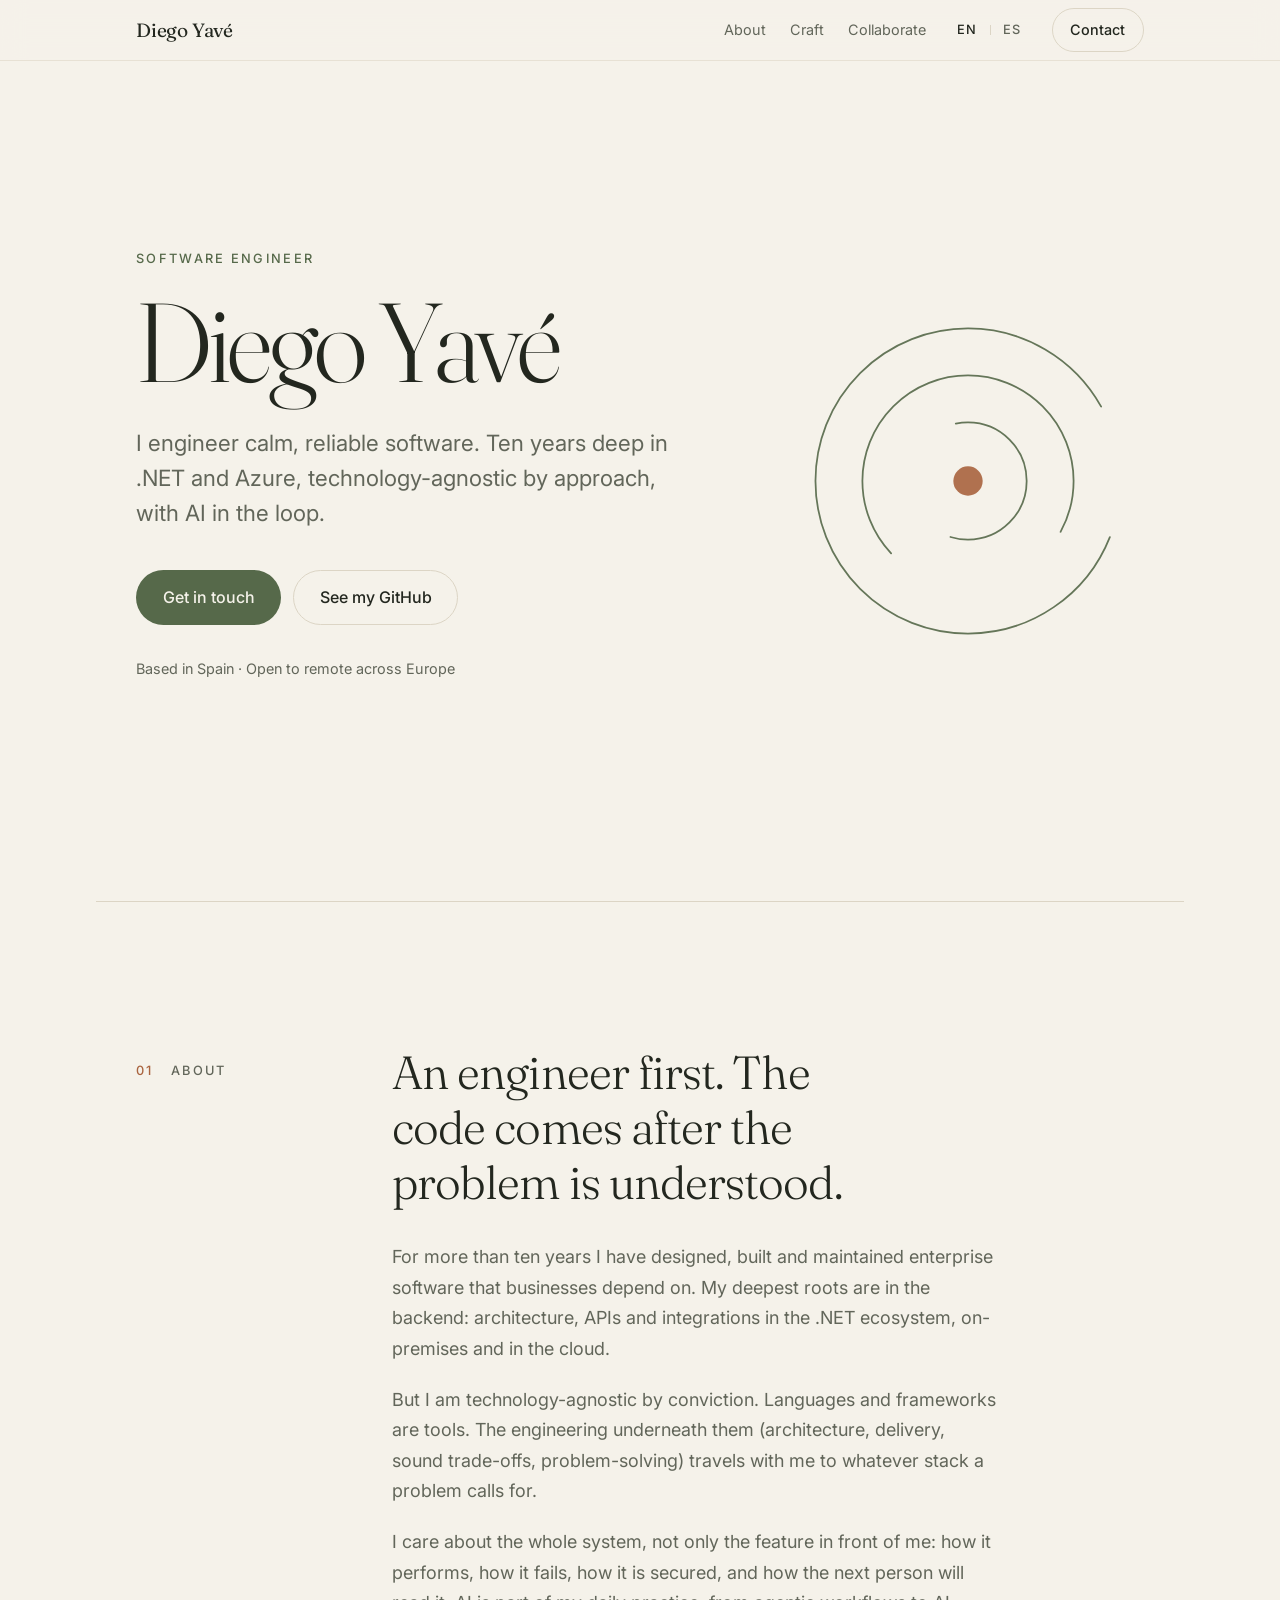
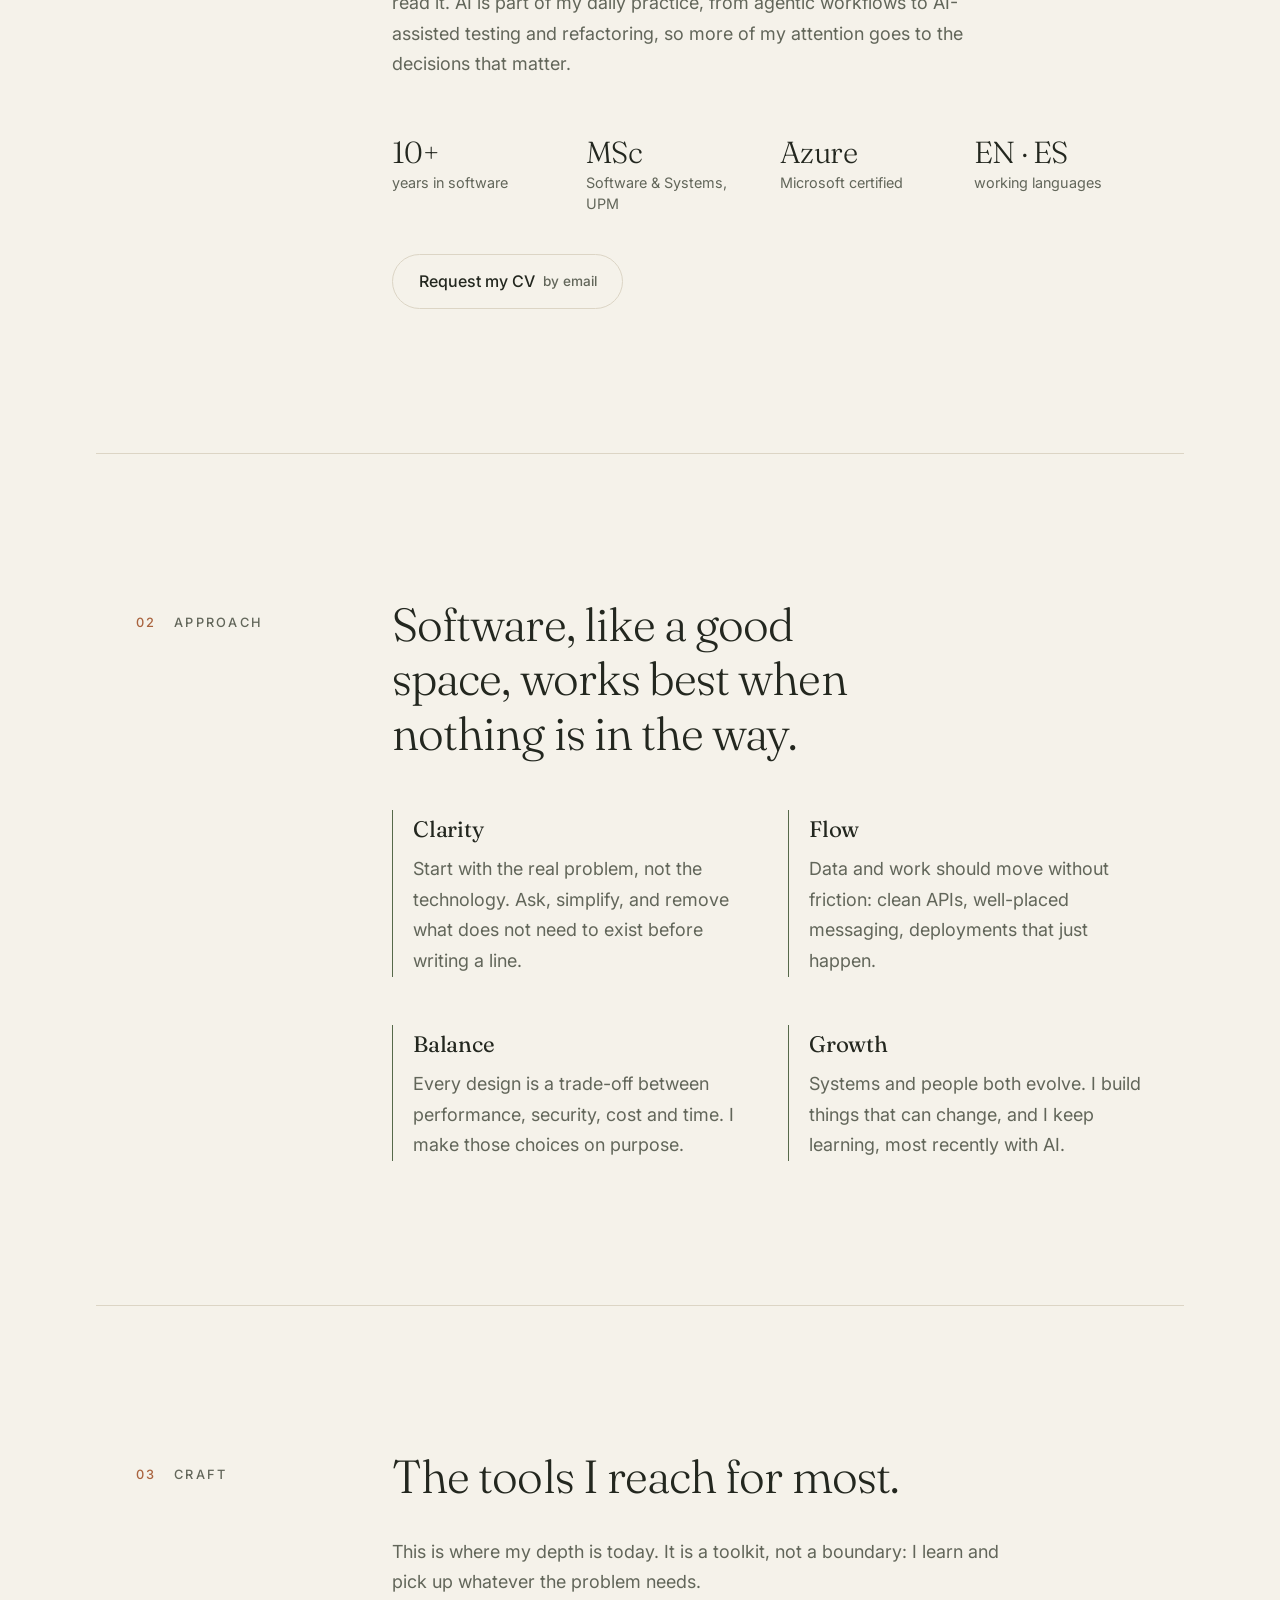
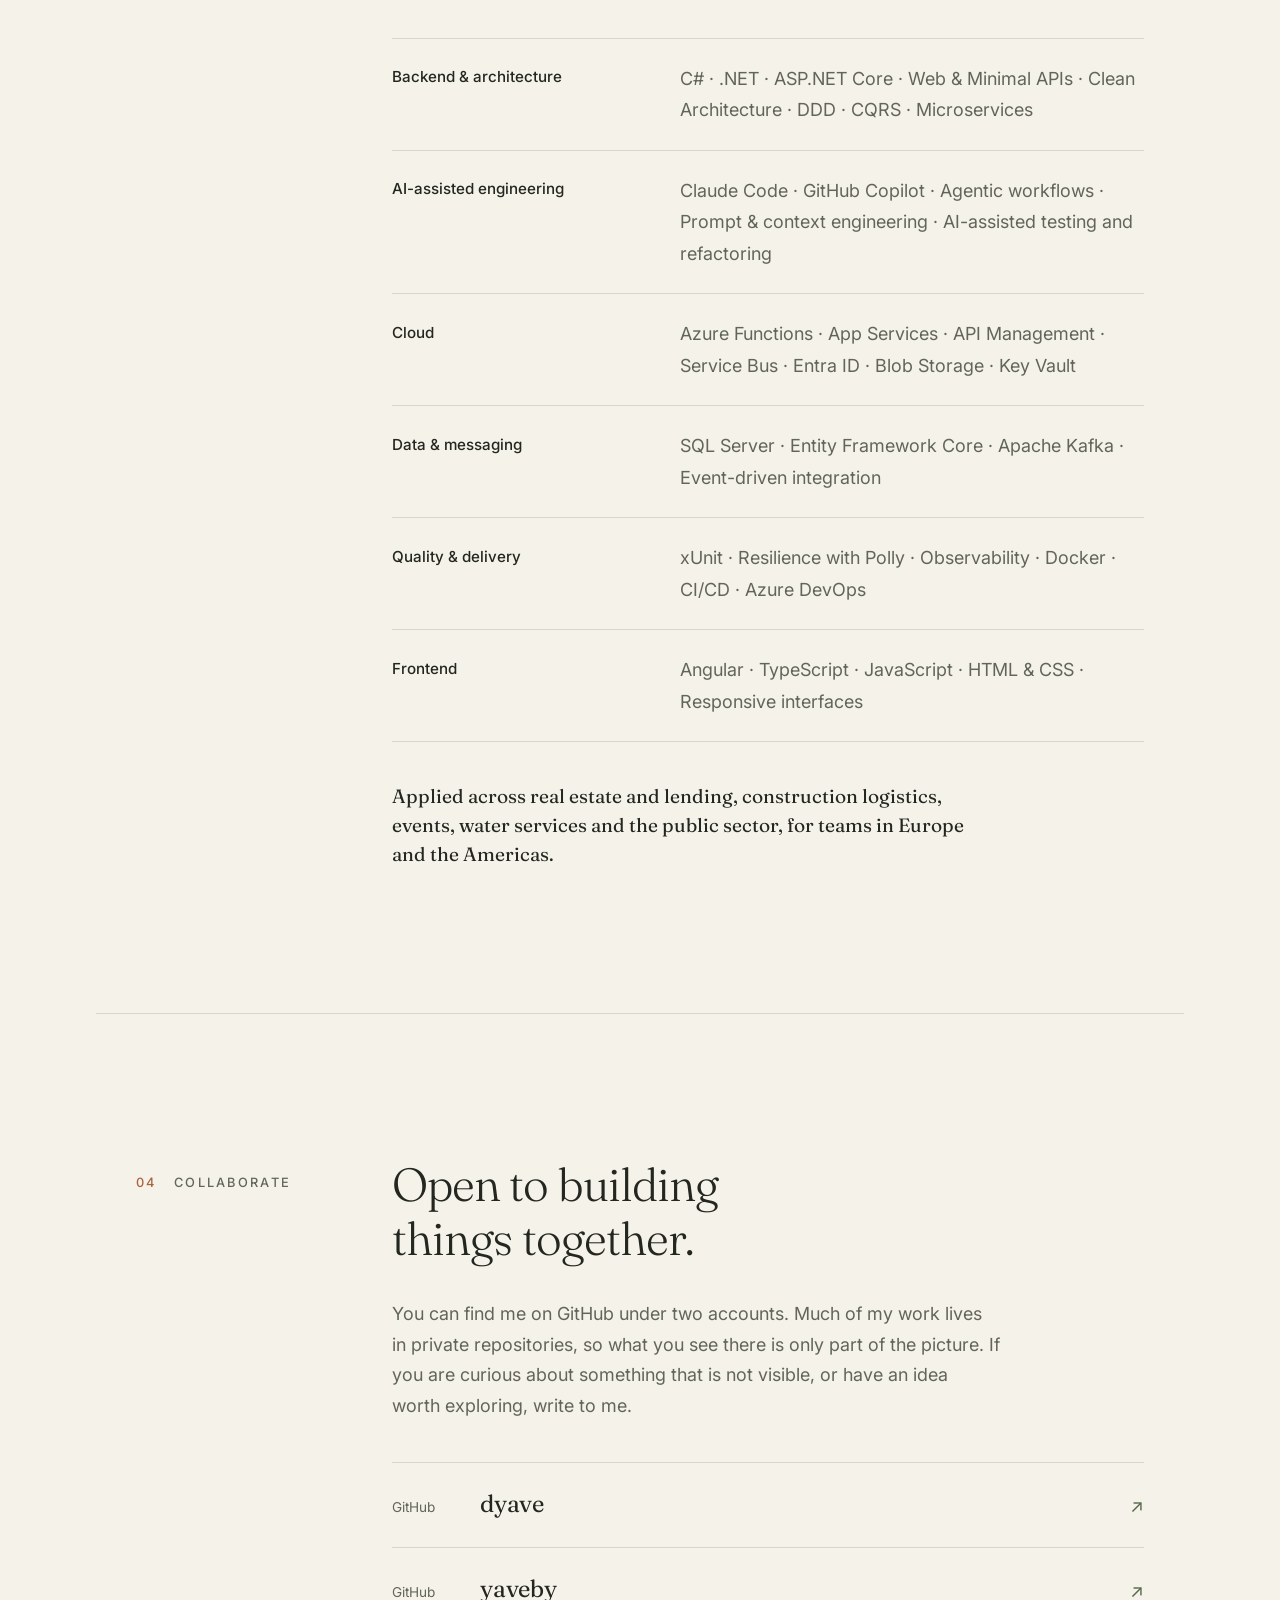
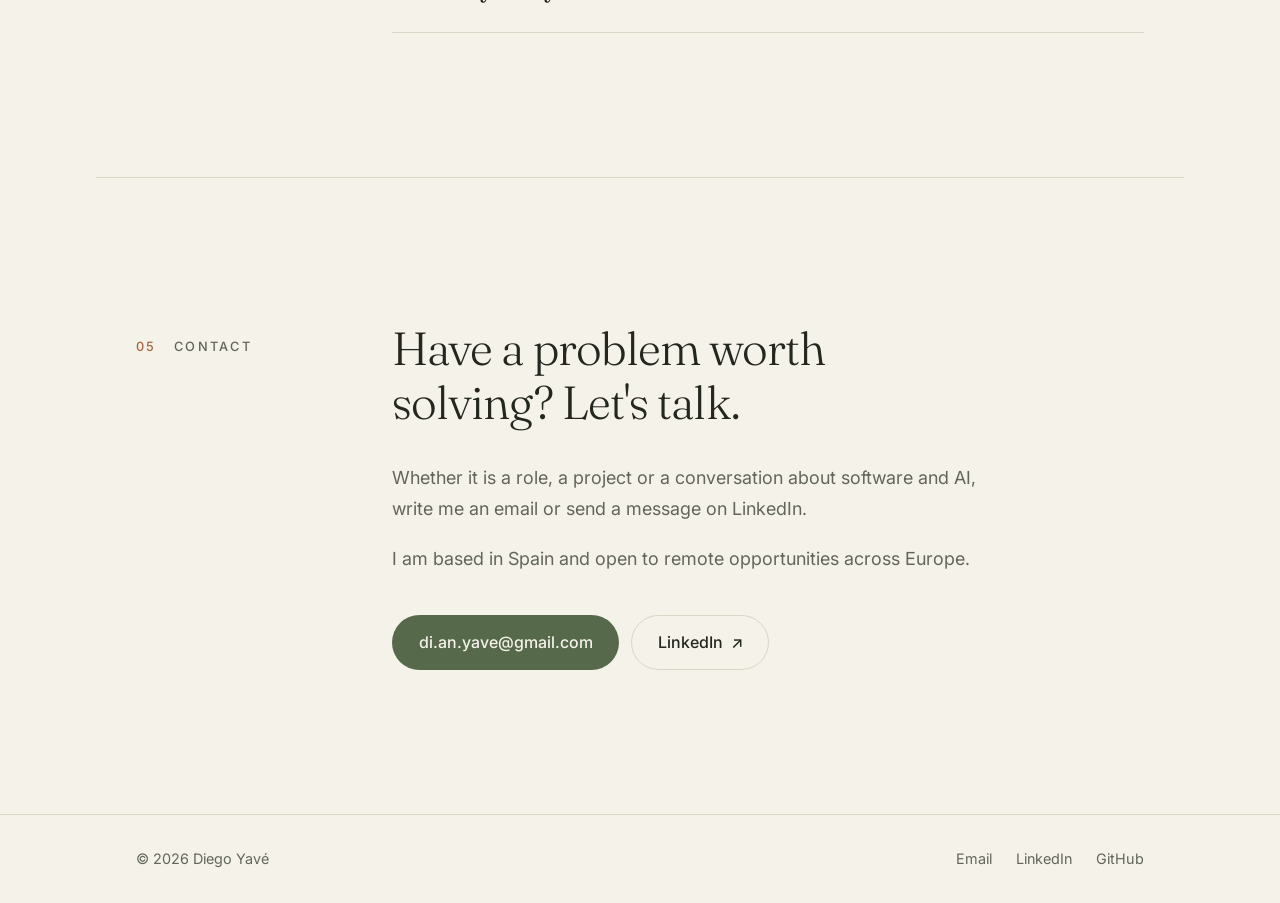
<file: index.html>
<!doctype html>
<html lang="en">
<head>
  <meta charset="utf-8">
  <meta name="viewport" content="width=device-width, initial-scale=1, viewport-fit=cover">
  <title>Diego Yavé — Software Engineer</title>
  <meta name="description" content="Diego Yavé is a software engineer with 10+ years of experience: deep in .NET and Azure, technology-agnostic by approach, with AI woven into the way he works.">
  <meta name="author" content="Diego Yavé">
  <meta name="theme-color" content="#f5f2ea" media="(prefers-color-scheme: light)">
  <meta name="theme-color" content="#171a15" media="(prefers-color-scheme: dark)">
  <link rel="canonical" href="https://yaveby.github.io/">
  <link rel="alternate" hreflang="en" href="https://yaveby.github.io/">
  <link rel="alternate" hreflang="es" href="https://yaveby.github.io/es/">
  <link rel="alternate" hreflang="x-default" href="https://yaveby.github.io/">

  <meta property="og:type" content="website">
  <meta property="og:locale" content="en_GB">
  <meta property="og:locale:alternate" content="es_ES">
  <meta property="og:url" content="https://yaveby.github.io/">
  <meta property="og:title" content="Diego Yavé — Software Engineer">
  <meta property="og:description" content="Calm, reliable software. Ten years deep in .NET and Azure, technology-agnostic by approach, with AI in the loop.">
  <meta name="twitter:card" content="summary">

  <link rel="icon" href="favicon.svg" type="image/svg+xml">
  <link rel="preconnect" href="https://fonts.googleapis.com">
  <link rel="preconnect" href="https://fonts.gstatic.com" crossorigin>
  <link rel="stylesheet" href="https://fonts.googleapis.com/css2?family=Fraunces:opsz,wght@9..144,300..500&family=Inter:wght@400;500&display=swap">
  <link rel="stylesheet" href="styles.css">
  <script>document.documentElement.classList.add('js');</script>
</head>
<body>
  <a class="skip" href="#main">Skip to content</a>

  <header class="site-header">
    <div class="wrap bar">
      <a class="wordmark" href="#top" aria-label="Diego Yavé, back to top">Diego Yavé</a>
      <nav aria-label="Sections">
        <a class="nav-link" href="#about">About</a>
        <a class="nav-link" href="#craft">Craft</a>
        <a class="nav-link" href="#collaborate">Collaborate</a>
        <span class="lang" role="group" aria-label="Language">
          <span aria-current="true">EN</span>
          <a href="es/" lang="es" hreflang="es" aria-label="Versión en español">ES</a>
        </span>
        <a class="nav-cta" href="#contact">Contact</a>
      </nav>
    </div>
  </header>

  <main id="main">
    <!-- Hero -->
    <section class="hero wrap" id="top">
      <svg class="emblem" viewBox="0 0 120 120" aria-hidden="true" focusable="false">
        <circle cx="60" cy="60" r="52" pathLength="100" stroke-dasharray="86 14" stroke-dashoffset="-6"/>
        <circle cx="60" cy="60" r="36" pathLength="100" stroke-dasharray="70 30" stroke-dashoffset="-38"/>
        <circle cx="60" cy="60" r="20" pathLength="100" stroke-dasharray="58 42" stroke-dashoffset="-72"/>
        <circle class="seed" cx="60" cy="60" r="5"/>
      </svg>
      <p class="eyebrow">Software Engineer</p>
      <h1>Diego Yavé</h1>
      <p class="lede">
        I engineer calm, reliable software. Ten years deep in .NET and Azure,
        technology-agnostic by approach, with AI in the loop.
      </p>
      <div class="actions">
        <a class="btn btn-solid" href="#contact">Get in touch</a>
        <a class="btn btn-quiet" href="#collaborate">See my GitHub</a>
      </div>
      <p class="meta">Based in Spain · Open to remote across Europe</p>
    </section>

    <!-- About -->
    <section class="section wrap" id="about">
      <p class="label reveal"><span>01</span> About</p>
      <div class="body">
        <h2 class="reveal">An engineer first. The code comes after the problem is understood.</h2>
        <p class="reveal">
          For more than ten years I have designed, built and maintained enterprise software that businesses depend on.
          My deepest roots are in the backend: architecture, APIs and integrations in the .NET ecosystem,
          on-premises and in the cloud.
        </p>
        <p class="reveal">
          But I am technology-agnostic by conviction. Languages and frameworks are tools. The engineering
          underneath them (architecture, delivery, sound trade-offs, problem-solving) travels with me
          to whatever stack a problem calls for.
        </p>
        <p class="reveal">
          I care about the whole system, not only the feature in front of me: how it performs, how it fails,
          how it is secured, and how the next person will read it. AI is part of my daily practice, from
          agentic workflows to AI-assisted testing and refactoring, so more of my attention goes to the
          decisions that matter.
        </p>
        <ul class="facts reveal">
          <li><strong>10+</strong><span>years in software</span></li>
          <li><strong>MSc</strong><span>Software &amp; Systems, UPM</span></li>
          <li><strong>Azure</strong><span>Microsoft certified</span></li>
          <li><strong>EN · ES</strong><span>working languages</span></li>
        </ul>
        <div class="actions reveal">
          <a class="btn btn-quiet" href="mailto:di.an.yave@gmail.com?subject=CV%20request&amp;body=Hi%20Diego%2C%0A%0ACould%20you%20send%20me%20your%20CV%3F%0A">Request my CV <span class="btn-sub">by email</span></a>
        </div>
      </div>
    </section>

    <!-- Principles -->
    <section class="section wrap" id="approach">
      <p class="label reveal"><span>02</span> Approach</p>
      <div class="body">
        <h2 class="reveal">Software, like a good space, works best when nothing is in the way.</h2>
        <ol class="principles">
          <li class="reveal">
            <h3>Clarity</h3>
            <p>Start with the real problem, not the technology. Ask, simplify, and remove what does not need to exist before writing a line.</p>
          </li>
          <li class="reveal">
            <h3>Flow</h3>
            <p>Data and work should move without friction: clean APIs, well-placed messaging, deployments that just happen.</p>
          </li>
          <li class="reveal">
            <h3>Balance</h3>
            <p>Every design is a trade-off between performance, security, cost and time. I make those choices on purpose.</p>
          </li>
          <li class="reveal">
            <h3>Growth</h3>
            <p>Systems and people both evolve. I build things that can change, and I keep learning, most recently with AI.</p>
          </li>
        </ol>
      </div>
    </section>

    <!-- Craft -->
    <section class="section wrap" id="craft">
      <p class="label reveal"><span>03</span> Craft</p>
      <div class="body">
        <h2 class="reveal">The tools I reach for most.</h2>
        <p class="reveal">
          This is where my depth is today. It is a toolkit, not a boundary:
          I learn and pick up whatever the problem needs.
        </p>
        <dl class="craft">
          <div class="reveal">
            <dt>Backend &amp; architecture</dt>
            <dd>C# · .NET · ASP.NET Core · Web &amp; Minimal APIs · Clean Architecture · DDD · CQRS · Microservices</dd>
          </div>
          <div class="reveal">
            <dt>AI-assisted engineering</dt>
            <dd>Claude Code · GitHub Copilot · Agentic workflows · Prompt &amp; context engineering · AI-assisted testing and refactoring</dd>
          </div>
          <div class="reveal">
            <dt>Cloud</dt>
            <dd>Azure Functions · App Services · API Management · Service Bus · Entra ID · Blob Storage · Key Vault</dd>
          </div>
          <div class="reveal">
            <dt>Data &amp; messaging</dt>
            <dd>SQL Server · Entity Framework Core · Apache Kafka · Event-driven integration</dd>
          </div>
          <div class="reveal">
            <dt>Quality &amp; delivery</dt>
            <dd>xUnit · Resilience with Polly · Observability · Docker · CI/CD · Azure DevOps</dd>
          </div>
          <div class="reveal">
            <dt>Frontend</dt>
            <dd>Angular · TypeScript · JavaScript · HTML &amp; CSS · Responsive interfaces</dd>
          </div>
        </dl>

        <p class="note reveal">
          Applied across real estate and lending, construction logistics, events,
          water services and the public sector, for teams in Europe and the Americas.
        </p>
      </div>
    </section>

    <!-- Collaborate -->
    <section class="section wrap" id="collaborate">
      <p class="label reveal"><span>04</span> Collaborate</p>
      <div class="body">
        <h2 class="reveal">Open to building things together.</h2>
        <p class="reveal">
          You can find me on GitHub under two accounts. Much of my work lives in private repositories,
          so what you see there is only part of the picture. If you are curious about something that
          is not visible, or have an idea worth exploring, write to me.
        </p>
        <ul class="links reveal">
          <li>
            <a href="https://github.com/dyave" target="_blank" rel="noopener">
              <span class="links-k">GitHub</span>
              <span class="links-v">dyave</span>
              <span class="arrow" aria-hidden="true">↗</span>
            </a>
          </li>
          <li>
            <a href="https://github.com/yaveby" target="_blank" rel="noopener">
              <span class="links-k">GitHub</span>
              <span class="links-v">yaveby</span>
              <span class="arrow" aria-hidden="true">↗</span>
            </a>
          </li>
        </ul>
      </div>
    </section>

    <!-- Contact -->
    <section class="section wrap contact" id="contact">
      <p class="label reveal"><span>05</span> Contact</p>
      <div class="body">
        <h2 class="reveal">Have a problem worth solving? Let's talk.</h2>
        <p class="reveal">
          Whether it is a role, a project or a conversation about software and AI,
          write me an email or send a message on LinkedIn.
        </p>
        <p class="reveal">
          I am based in Spain and open to remote opportunities across Europe.
        </p>
        <div class="actions reveal">
          <a class="btn btn-solid" href="mailto:di.an.yave@gmail.com">di.an.yave@gmail.com</a>
          <a class="btn btn-quiet" href="https://www.linkedin.com/in/diego-yave/" target="_blank" rel="noopener">LinkedIn <span aria-hidden="true">↗</span></a>
        </div>
      </div>
    </section>
  </main>

  <footer class="site-footer">
    <div class="wrap foot">
      <p>© 2026 Diego Yavé</p>
      <p>
        <a href="mailto:di.an.yave@gmail.com">Email</a>
        <a href="https://www.linkedin.com/in/diego-yave/" target="_blank" rel="noopener">LinkedIn</a>
        <a href="https://github.com/dyave" target="_blank" rel="noopener">GitHub</a>
      </p>
    </div>
  </footer>

  <script src="script.js" defer></script>
</body>
</html>
</file>
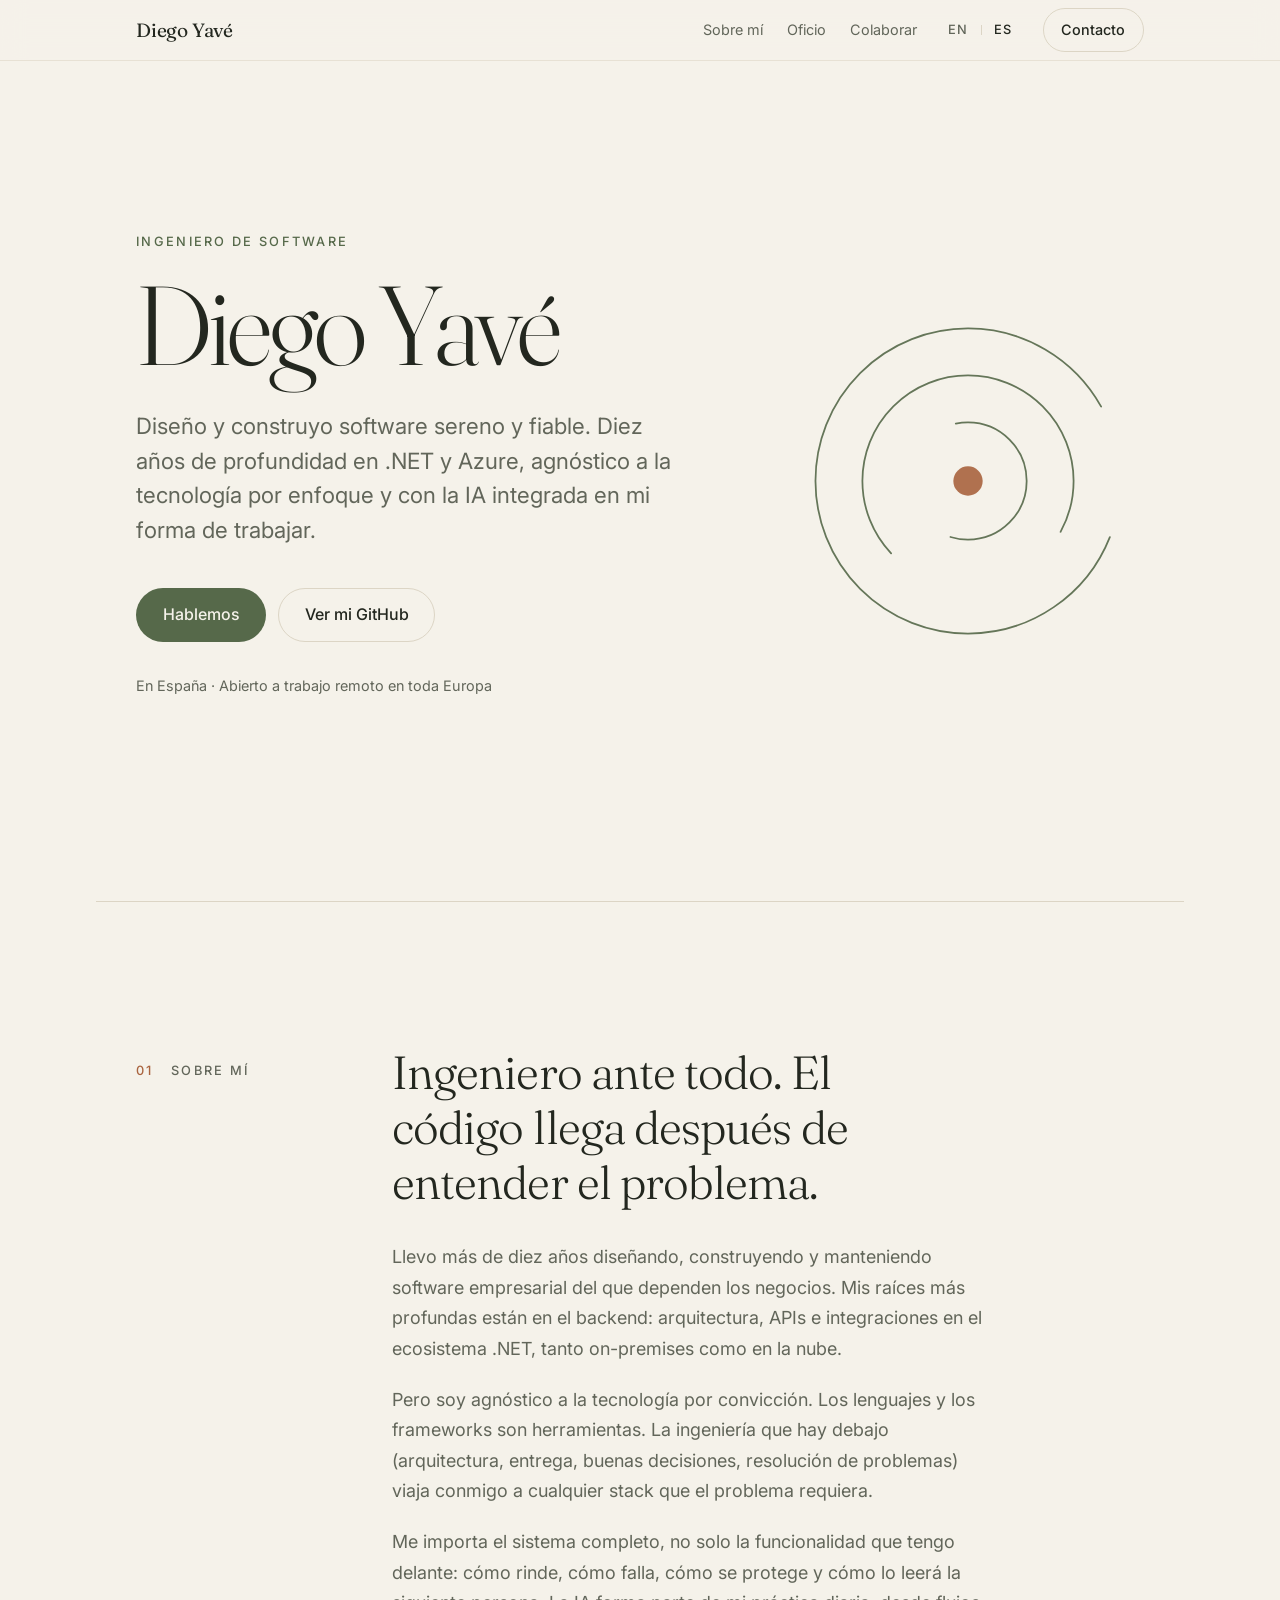
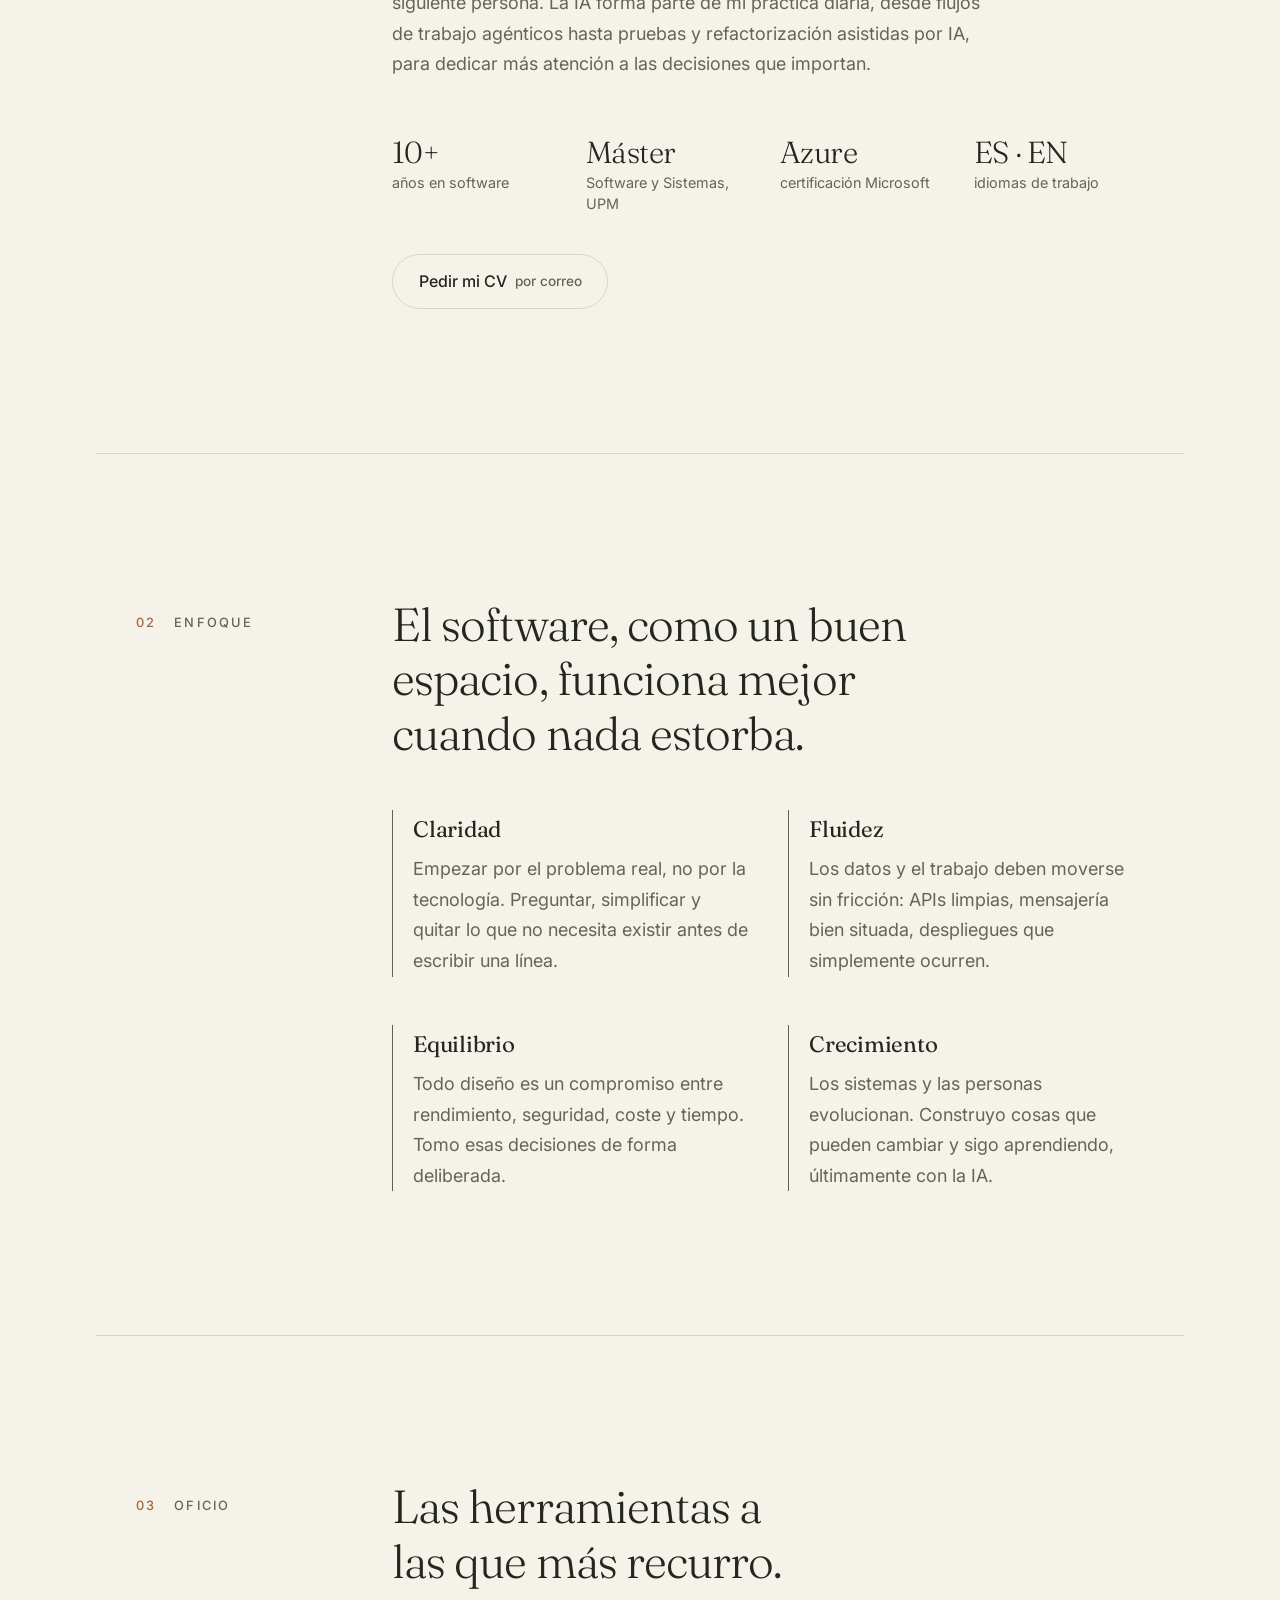
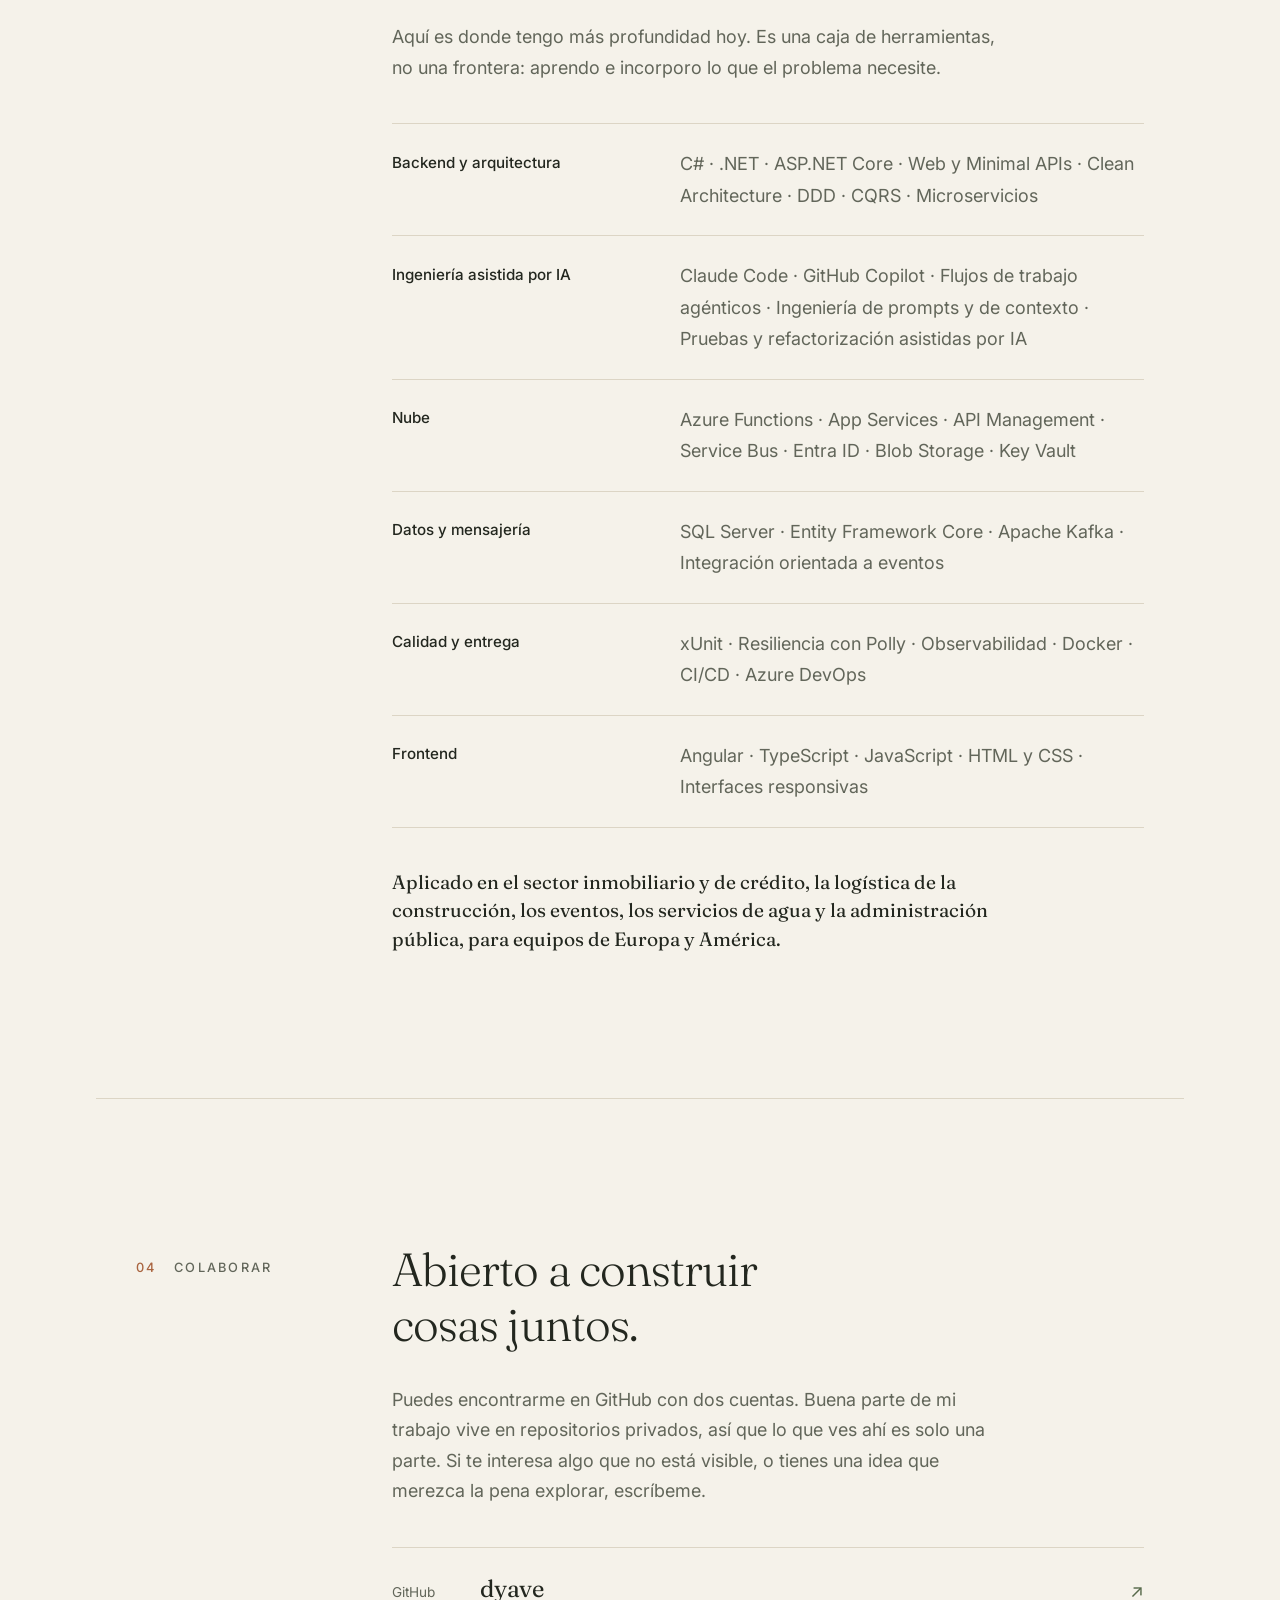
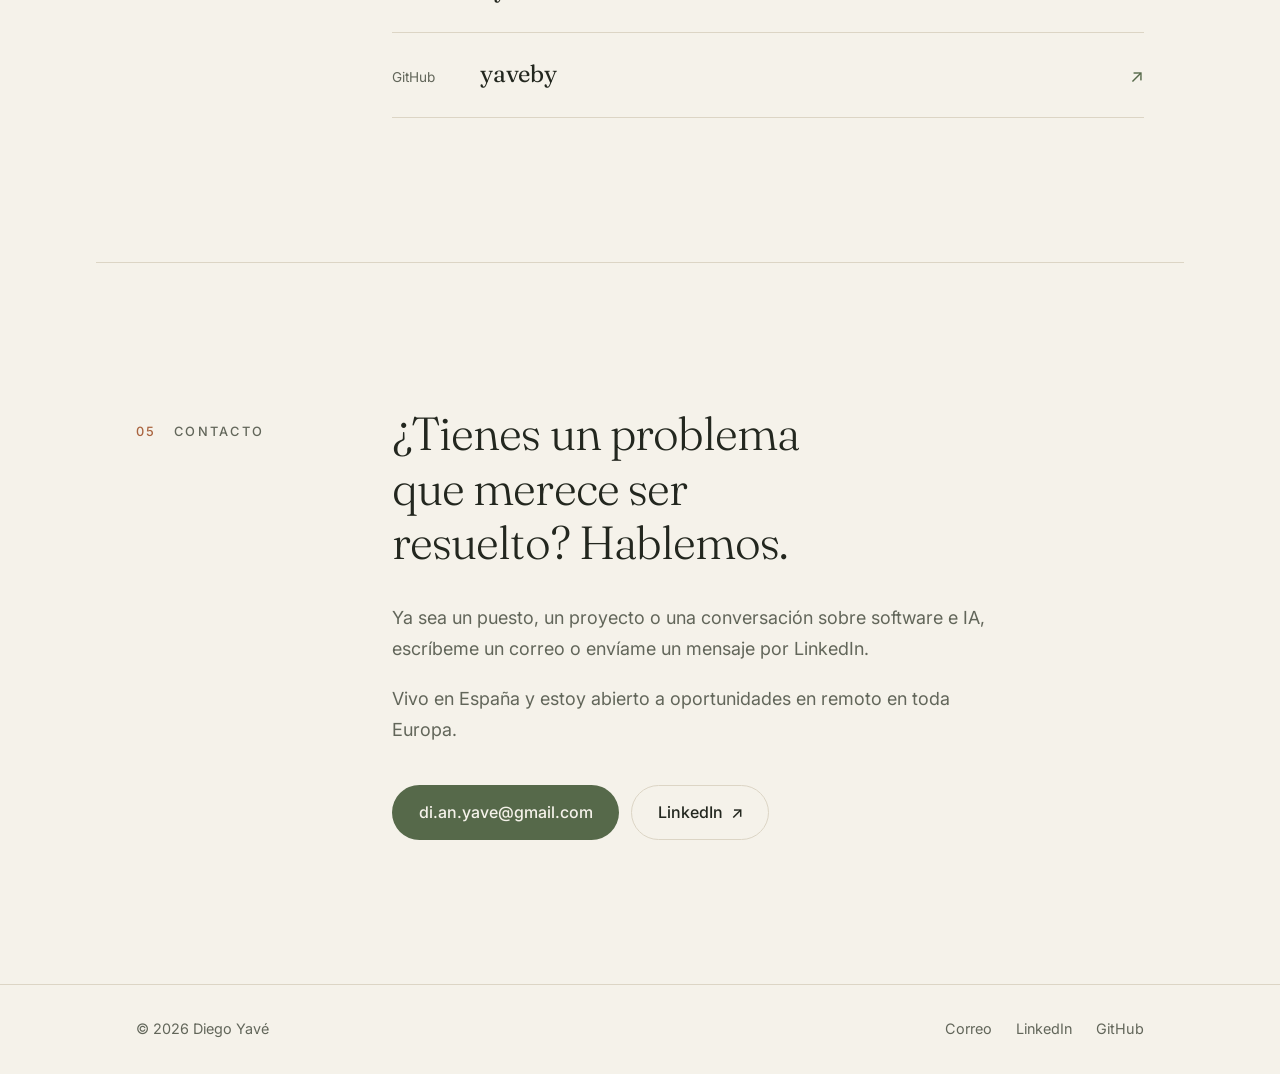
<file: es/index.html>
<!doctype html>
<html lang="es">
<head>
  <meta charset="utf-8">
  <meta name="viewport" content="width=device-width, initial-scale=1, viewport-fit=cover">
  <title>Diego Yavé — Ingeniero de software</title>
  <meta name="description" content="Diego Yavé es ingeniero de software con más de 10 años de experiencia: profundo en .NET y Azure, agnóstico a la tecnología por enfoque y con la IA integrada en su forma de trabajar.">
  <meta name="author" content="Diego Yavé">
  <meta name="theme-color" content="#f5f2ea" media="(prefers-color-scheme: light)">
  <meta name="theme-color" content="#171a15" media="(prefers-color-scheme: dark)">
  <link rel="canonical" href="https://yaveby.github.io/es/">
  <link rel="alternate" hreflang="en" href="https://yaveby.github.io/">
  <link rel="alternate" hreflang="es" href="https://yaveby.github.io/es/">
  <link rel="alternate" hreflang="x-default" href="https://yaveby.github.io/">

  <meta property="og:type" content="website">
  <meta property="og:locale" content="es_ES">
  <meta property="og:locale:alternate" content="en_GB">
  <meta property="og:url" content="https://yaveby.github.io/es/">
  <meta property="og:title" content="Diego Yavé — Ingeniero de software">
  <meta property="og:description" content="Software sereno y fiable. Diez años de profundidad en .NET y Azure, agnóstico a la tecnología por enfoque y con la IA integrada.">
  <meta name="twitter:card" content="summary">

  <link rel="icon" href="../favicon.svg" type="image/svg+xml">
  <link rel="preconnect" href="https://fonts.googleapis.com">
  <link rel="preconnect" href="https://fonts.gstatic.com" crossorigin>
  <link rel="stylesheet" href="https://fonts.googleapis.com/css2?family=Fraunces:opsz,wght@9..144,300..500&family=Inter:wght@400;500&display=swap">
  <link rel="stylesheet" href="../styles.css">
  <script>document.documentElement.classList.add('js');</script>
</head>
<body>
  <a class="skip" href="#main">Saltar al contenido</a>

  <header class="site-header">
    <div class="wrap bar">
      <a class="wordmark" href="#top" aria-label="Diego Yavé, volver arriba">Diego Yavé</a>
      <nav aria-label="Secciones">
        <a class="nav-link" href="#about">Sobre mí</a>
        <a class="nav-link" href="#craft">Oficio</a>
        <a class="nav-link" href="#collaborate">Colaborar</a>
        <span class="lang" role="group" aria-label="Idioma">
          <a href="../" lang="en" hreflang="en" aria-label="English version">EN</a>
          <span aria-current="true">ES</span>
        </span>
        <a class="nav-cta" href="#contact">Contacto</a>
      </nav>
    </div>
  </header>

  <main id="main">
    <!-- Hero -->
    <section class="hero wrap" id="top">
      <svg class="emblem" viewBox="0 0 120 120" aria-hidden="true" focusable="false">
        <circle cx="60" cy="60" r="52" pathLength="100" stroke-dasharray="86 14" stroke-dashoffset="-6"/>
        <circle cx="60" cy="60" r="36" pathLength="100" stroke-dasharray="70 30" stroke-dashoffset="-38"/>
        <circle cx="60" cy="60" r="20" pathLength="100" stroke-dasharray="58 42" stroke-dashoffset="-72"/>
        <circle class="seed" cx="60" cy="60" r="5"/>
      </svg>
      <p class="eyebrow">Ingeniero de software</p>
      <h1>Diego Yavé</h1>
      <p class="lede">
        Diseño y construyo software sereno y fiable. Diez años de profundidad en .NET y Azure,
        agnóstico a la tecnología por enfoque y con la IA integrada en mi forma de trabajar.
      </p>
      <div class="actions">
        <a class="btn btn-solid" href="#contact">Hablemos</a>
        <a class="btn btn-quiet" href="#collaborate">Ver mi GitHub</a>
      </div>
      <p class="meta">En España · Abierto a trabajo remoto en toda Europa</p>
    </section>

    <!-- Sobre mí -->
    <section class="section wrap" id="about">
      <p class="label reveal"><span>01</span> Sobre mí</p>
      <div class="body">
        <h2 class="reveal">Ingeniero ante todo. El código llega después de entender el problema.</h2>
        <p class="reveal">
          Llevo más de diez años diseñando, construyendo y manteniendo software empresarial del que dependen los negocios.
          Mis raíces más profundas están en el backend: arquitectura, APIs e integraciones en el ecosistema .NET,
          tanto on-premises como en la nube.
        </p>
        <p class="reveal">
          Pero soy agnóstico a la tecnología por convicción. Los lenguajes y los frameworks son herramientas.
          La ingeniería que hay debajo (arquitectura, entrega, buenas decisiones, resolución de problemas)
          viaja conmigo a cualquier stack que el problema requiera.
        </p>
        <p class="reveal">
          Me importa el sistema completo, no solo la funcionalidad que tengo delante: cómo rinde, cómo falla,
          cómo se protege y cómo lo leerá la siguiente persona. La IA forma parte de mi práctica diaria, desde
          flujos de trabajo agénticos hasta pruebas y refactorización asistidas por IA, para dedicar más
          atención a las decisiones que importan.
        </p>
        <ul class="facts reveal">
          <li><strong>10+</strong><span>años en software</span></li>
          <li><strong>Máster</strong><span>Software y Sistemas, UPM</span></li>
          <li><strong>Azure</strong><span>certificación Microsoft</span></li>
          <li><strong>ES · EN</strong><span>idiomas de trabajo</span></li>
        </ul>
        <div class="actions reveal">
          <a class="btn btn-quiet" href="mailto:di.an.yave@gmail.com?subject=Solicitud%20de%20CV&amp;body=Hola%20Diego%3A%0A%0A%C2%BFPodr%C3%ADas%20enviarme%20tu%20CV%3F%0A">Pedir mi CV <span class="btn-sub">por correo</span></a>
        </div>
      </div>
    </section>

    <!-- Enfoque -->
    <section class="section wrap" id="approach">
      <p class="label reveal"><span>02</span> Enfoque</p>
      <div class="body">
        <h2 class="reveal">El software, como un buen espacio, funciona mejor cuando nada estorba.</h2>
        <ol class="principles">
          <li class="reveal">
            <h3>Claridad</h3>
            <p>Empezar por el problema real, no por la tecnología. Preguntar, simplificar y quitar lo que no necesita existir antes de escribir una línea.</p>
          </li>
          <li class="reveal">
            <h3>Fluidez</h3>
            <p>Los datos y el trabajo deben moverse sin fricción: APIs limpias, mensajería bien situada, despliegues que simplemente ocurren.</p>
          </li>
          <li class="reveal">
            <h3>Equilibrio</h3>
            <p>Todo diseño es un compromiso entre rendimiento, seguridad, coste y tiempo. Tomo esas decisiones de forma deliberada.</p>
          </li>
          <li class="reveal">
            <h3>Crecimiento</h3>
            <p>Los sistemas y las personas evolucionan. Construyo cosas que pueden cambiar y sigo aprendiendo, últimamente con la IA.</p>
          </li>
        </ol>
      </div>
    </section>

    <!-- Oficio -->
    <section class="section wrap" id="craft">
      <p class="label reveal"><span>03</span> Oficio</p>
      <div class="body">
        <h2 class="reveal">Las herramientas a las que más recurro.</h2>
        <p class="reveal">
          Aquí es donde tengo más profundidad hoy. Es una caja de herramientas, no una frontera:
          aprendo e incorporo lo que el problema necesite.
        </p>
        <dl class="craft">
          <div class="reveal">
            <dt>Backend y arquitectura</dt>
            <dd>C# · .NET · ASP.NET Core · Web y Minimal APIs · Clean Architecture · DDD · CQRS · Microservicios</dd>
          </div>
          <div class="reveal">
            <dt>Ingeniería asistida por IA</dt>
            <dd>Claude Code · GitHub Copilot · Flujos de trabajo agénticos · Ingeniería de prompts y de contexto · Pruebas y refactorización asistidas por IA</dd>
          </div>
          <div class="reveal">
            <dt>Nube</dt>
            <dd>Azure Functions · App Services · API Management · Service Bus · Entra ID · Blob Storage · Key Vault</dd>
          </div>
          <div class="reveal">
            <dt>Datos y mensajería</dt>
            <dd>SQL Server · Entity Framework Core · Apache Kafka · Integración orientada a eventos</dd>
          </div>
          <div class="reveal">
            <dt>Calidad y entrega</dt>
            <dd>xUnit · Resiliencia con Polly · Observabilidad · Docker · CI/CD · Azure DevOps</dd>
          </div>
          <div class="reveal">
            <dt>Frontend</dt>
            <dd>Angular · TypeScript · JavaScript · HTML y CSS · Interfaces responsivas</dd>
          </div>
        </dl>

        <p class="note reveal">
          Aplicado en el sector inmobiliario y de crédito, la logística de la construcción, los eventos,
          los servicios de agua y la administración pública, para equipos de Europa y América.
        </p>
      </div>
    </section>

    <!-- Colaborar -->
    <section class="section wrap" id="collaborate">
      <p class="label reveal"><span>04</span> Colaborar</p>
      <div class="body">
        <h2 class="reveal">Abierto a construir cosas juntos.</h2>
        <p class="reveal">
          Puedes encontrarme en GitHub con dos cuentas. Buena parte de mi trabajo vive en repositorios privados,
          así que lo que ves ahí es solo una parte. Si te interesa algo que no está visible, o tienes una idea
          que merezca la pena explorar, escríbeme.
        </p>
        <ul class="links reveal">
          <li>
            <a href="https://github.com/dyave" target="_blank" rel="noopener">
              <span class="links-k">GitHub</span>
              <span class="links-v">dyave</span>
              <span class="arrow" aria-hidden="true">↗</span>
            </a>
          </li>
          <li>
            <a href="https://github.com/yaveby" target="_blank" rel="noopener">
              <span class="links-k">GitHub</span>
              <span class="links-v">yaveby</span>
              <span class="arrow" aria-hidden="true">↗</span>
            </a>
          </li>
        </ul>
      </div>
    </section>

    <!-- Contacto -->
    <section class="section wrap contact" id="contact">
      <p class="label reveal"><span>05</span> Contacto</p>
      <div class="body">
        <h2 class="reveal">¿Tienes un problema que merece ser resuelto? Hablemos.</h2>
        <p class="reveal">
          Ya sea un puesto, un proyecto o una conversación sobre software e IA,
          escríbeme un correo o envíame un mensaje por LinkedIn.
        </p>
        <p class="reveal">
          Vivo en España y estoy abierto a oportunidades en remoto en toda Europa.
        </p>
        <div class="actions reveal">
          <a class="btn btn-solid" href="mailto:di.an.yave@gmail.com">di.an.yave@gmail.com</a>
          <a class="btn btn-quiet" href="https://www.linkedin.com/in/diego-yave/" target="_blank" rel="noopener">LinkedIn <span aria-hidden="true">↗</span></a>
        </div>
      </div>
    </section>
  </main>

  <footer class="site-footer">
    <div class="wrap foot">
      <p>© 2026 Diego Yavé</p>
      <p>
        <a href="mailto:di.an.yave@gmail.com">Correo</a>
        <a href="https://www.linkedin.com/in/diego-yave/" target="_blank" rel="noopener">LinkedIn</a>
        <a href="https://github.com/dyave" target="_blank" rel="noopener">GitHub</a>
      </p>
    </div>
  </footer>

  <script src="../script.js" defer></script>
</body>
</html>
</file>
<file: styles.css>
/* Diego Yavé — personal site
   Mobile-first. Natural palette: paper, ink, moss, clay. */

:root {
  --bg: #f5f2ea;
  --surface: #ede8dc;
  --ink: #23271f;
  --muted: #62665a;
  --line: #dcd5c5;
  --accent: #56694a;
  --clay: #a9643f;
  --on-accent: #f5f2ea;

  --serif: "Fraunces", "Iowan Old Style", "Palatino Linotype", Georgia, serif;
  --sans: "Inter", system-ui, -apple-system, "Segoe UI", Roboto, sans-serif;

  --gutter: 1.5rem;
  --space: clamp(4.5rem, 14vw, 9rem);
}

@media (prefers-color-scheme: dark) {
  :root {
    --bg: #171a15;
    --surface: #1f231c;
    --ink: #e9e6dc;
    --muted: #a5a899;
    --line: #31362c;
    --accent: #a6b895;
    --clay: #d39674;
    --on-accent: #171a15;
  }
}

*, *::before, *::after { box-sizing: border-box; }

html {
  scroll-behavior: smooth;
  scroll-padding-top: 4.5rem;
  -webkit-text-size-adjust: 100%;
}

body {
  margin: 0;
  background: var(--bg);
  color: var(--ink);
  font-family: var(--sans);
  font-size: 1.0625rem;
  line-height: 1.7;
  -webkit-font-smoothing: antialiased;
  text-rendering: optimizeLegibility;
}

h1, h2, h3, p, ul, ol, dl, dd { margin: 0; padding: 0; }
ul, ol { list-style: none; }
a { color: inherit; text-decoration: none; }

:focus-visible {
  outline: 2px solid var(--accent);
  outline-offset: 3px;
  border-radius: 4px;
}

.wrap {
  width: 100%;
  max-width: 68rem;
  margin-inline: auto;
  padding-inline: max(var(--gutter), env(safe-area-inset-left)) max(var(--gutter), env(safe-area-inset-right));
}

.skip {
  position: absolute;
  left: 1rem;
  top: -4rem;
  z-index: 20;
  padding: .6rem 1rem;
  background: var(--ink);
  color: var(--bg);
  border-radius: 999px;
}
.skip:focus { top: 1rem; }

/* Header ---------------------------------------------------- */

.site-header {
  position: sticky;
  top: 0;
  z-index: 10;
  background: color-mix(in srgb, var(--bg) 86%, transparent);
  -webkit-backdrop-filter: blur(12px);
  backdrop-filter: blur(12px);
  border-bottom: 1px solid color-mix(in srgb, var(--line) 60%, transparent);
}

.bar {
  display: flex;
  align-items: center;
  justify-content: space-between;
  min-height: 3.75rem;
}

.wordmark {
  font-family: var(--serif);
  font-size: 1.2rem;
  letter-spacing: -.01em;
  padding-block: .6rem;
}

nav { display: flex; align-items: center; gap: 1rem; }

.lang {
  display: inline-flex;
  align-items: center;
  font-size: .8rem;
  font-weight: 500;
  letter-spacing: .08em;
}
.lang > * { padding: .7rem .4rem; }
.lang [aria-current] { color: var(--ink); }
.lang a { color: var(--muted); transition: color .2s; }
.lang a:hover { color: var(--accent); }
.lang > * + *::before {
  content: "";
  display: inline-block;
  width: 1px;
  height: .8em;
  margin-right: .8rem;
  background: var(--line);
  vertical-align: -.05em;
}

.nav-link {
  display: none;
  font-size: .9rem;
  color: var(--muted);
  padding-block: .6rem;
  transition: color .2s;
}
.nav-link:hover { color: var(--ink); }

.nav-cta {
  font-size: .9rem;
  font-weight: 500;
  padding: .55rem 1.1rem;
  border: 1px solid var(--line);
  border-radius: 999px;
  transition: border-color .2s, background-color .2s;
}
.nav-cta:hover { border-color: var(--accent); background: var(--surface); }

/* Hero ------------------------------------------------------ */

.hero {
  padding-block: clamp(3.5rem, 12vw, 7rem) var(--space);
  min-height: calc(100svh - 3.75rem);
  display: flex;
  flex-direction: column;
  justify-content: center;
}

.emblem {
  width: 5.5rem;
  height: 5.5rem;
  margin-bottom: 2.5rem;
  fill: none;
  stroke: var(--accent);
  stroke-width: 1.25;
  stroke-linecap: round;
}
.emblem .seed { fill: var(--clay); stroke: none; }

.eyebrow {
  font-size: .8rem;
  font-weight: 500;
  letter-spacing: .18em;
  text-transform: uppercase;
  color: var(--accent);
  margin-bottom: 1rem;
}

h1 {
  font-family: var(--serif);
  font-weight: 300;
  font-size: clamp(3.25rem, 15vw, 7rem);
  line-height: 1;
  letter-spacing: -.035em;
}

.lede {
  margin-top: 1.75rem;
  max-width: 34rem;
  font-size: clamp(1.15rem, 4.4vw, 1.4rem);
  line-height: 1.55;
  color: var(--muted);
}

.actions {
  display: flex;
  flex-direction: column;
  gap: .75rem;
  margin-top: 2.5rem;
}

.meta {
  margin-top: 2rem;
  font-size: .9rem;
  color: var(--muted);
}

.btn {
  display: inline-flex;
  align-items: center;
  justify-content: center;
  gap: .5rem;
  min-height: 3.25rem;
  padding: .8rem 1.6rem;
  border-radius: 999px;
  font-weight: 500;
  font-size: 1rem;
  border: 1px solid transparent;
  transition: transform .2s, background-color .2s, border-color .2s;
}
.btn:active { transform: scale(.98); }
.btn-solid { background: var(--accent); color: var(--on-accent); }
.btn-solid:hover { background: color-mix(in srgb, var(--accent) 88%, var(--ink)); }
.btn-quiet { border-color: var(--line); }
.btn-sub { font-size: .85rem; color: var(--muted); }
.btn-quiet:hover { border-color: var(--accent); background: var(--surface); }

/* Sections -------------------------------------------------- */

.section {
  padding-block: var(--space);
  border-top: 1px solid var(--line);
}

.label {
  font-size: .8rem;
  font-weight: 500;
  letter-spacing: .18em;
  text-transform: uppercase;
  color: var(--muted);
  margin-bottom: 2rem;
}
.label span { color: var(--clay); margin-right: .75rem; }

h2 {
  font-family: var(--serif);
  font-weight: 300;
  font-size: clamp(1.85rem, 7.2vw, 2.9rem);
  line-height: 1.18;
  letter-spacing: -.02em;
  max-width: 22ch;
  margin-bottom: 2rem;
  text-wrap: balance;
}

.body > p {
  max-width: 38rem;
  color: var(--muted);
}
.body > p + p { margin-top: 1.25rem; }

/* Facts */
.facts {
  display: grid;
  grid-template-columns: 1fr 1fr;
  gap: 2rem 1.5rem;
  margin-top: 3.5rem;
}
.facts li { display: flex; flex-direction: column; gap: .25rem; }
.facts strong {
  font-family: var(--serif);
  font-weight: 300;
  font-size: 1.9rem;
  line-height: 1.1;
  letter-spacing: -.02em;
}
.facts span { font-size: .9rem; color: var(--muted); line-height: 1.4; }

/* Principles */
.principles {
  display: grid;
  gap: 2.75rem;
  margin-top: 3rem;
  counter-reset: p;
}
.principles li {
  counter-increment: p;
  padding-left: 1.25rem;
  border-left: 1px solid var(--accent);
}
.principles h3 {
  font-family: var(--serif);
  font-weight: 400;
  font-size: 1.4rem;
  letter-spacing: -.01em;
  margin-bottom: .4rem;
}
.principles p { color: var(--muted); max-width: 30rem; }

/* Craft */
.craft { margin-top: 2.5rem; border-bottom: 1px solid var(--line); }
.craft > div {
  padding-block: 1.5rem;
  border-top: 1px solid var(--line);
}
.craft dt {
  font-weight: 500;
  font-size: .95rem;
  margin-bottom: .45rem;
}
.craft dd { color: var(--muted); line-height: 1.75; }

.note {
  margin-top: 2.5rem;
  font-family: var(--serif);
  font-size: 1.2rem;
  line-height: 1.5;
  color: var(--ink) !important;
}

/* Link list */
.links { margin-top: 2.5rem; border-bottom: 1px solid var(--line); }
.links a {
  display: flex;
  align-items: baseline;
  gap: 1rem;
  padding-block: 1.35rem;
  border-top: 1px solid var(--line);
  transition: padding .25s;
}
.links-k { font-size: .85rem; color: var(--muted); width: 4.5rem; }
.links-v {
  font-family: var(--serif);
  font-size: 1.5rem;
  letter-spacing: -.01em;
  flex: 1;
}
.arrow { color: var(--accent); transition: transform .25s; }
.links a:hover { padding-inline: .5rem; }
.links a:hover .arrow { transform: translate(2px, -2px); }

/* Contact */
.contact h2 { max-width: 18ch; }

/* Footer ---------------------------------------------------- */

.site-footer {
  border-top: 1px solid var(--line);
  padding-block: 2rem calc(2rem + env(safe-area-inset-bottom));
  font-size: .9rem;
  color: var(--muted);
}
.foot {
  display: flex;
  flex-wrap: wrap;
  justify-content: space-between;
  gap: .75rem 1.5rem;
}
.foot a { margin-left: 1.25rem; padding-block: .5rem; }
.foot a:first-child { margin-left: 0; }
.foot a:hover { color: var(--ink); }

/* Reveal on scroll (only when JS is running) ---------------- */

.js .reveal {
  opacity: 0;
  transform: translateY(14px);
  transition: opacity .8s ease, transform .8s ease;
}
.js .reveal.in { opacity: 1; transform: none; }

@media (prefers-reduced-motion: reduce) {
  html { scroll-behavior: auto; }
  .js .reveal { opacity: 1; transform: none; transition: none; }
  * { transition: none !important; }
}

/* Wider screens --------------------------------------------- */

@media (min-width: 40rem) {
  :root { --gutter: 2.5rem; }
  .actions { flex-direction: row; flex-wrap: wrap; }
  .facts { grid-template-columns: repeat(4, 1fr); }
  .principles { grid-template-columns: 1fr 1fr; gap: 3rem 2.5rem; }
  .nav-link { display: inline-block; }
  nav { gap: 1.5rem; }
}

@media (min-width: 60rem) {
  body { font-size: 1.125rem; }
  .hero { position: relative; }
  .emblem {
    position: absolute;
    right: var(--gutter);
    top: 50%;
    width: 22rem;
    height: 22rem;
    margin: 0;
    transform: translateY(-50%);
    stroke-width: .6;
    opacity: .9;
  }
  .section {
    display: grid;
    grid-template-columns: 14rem 1fr;
    gap: 2rem;
  }
  .label { margin: .9rem 0 0; }
  .craft > div {
    display: grid;
    grid-template-columns: 16rem 1fr;
    gap: 2rem;
  }
  .craft dt { margin: 0; padding-top: .1rem; }
}
</file>
